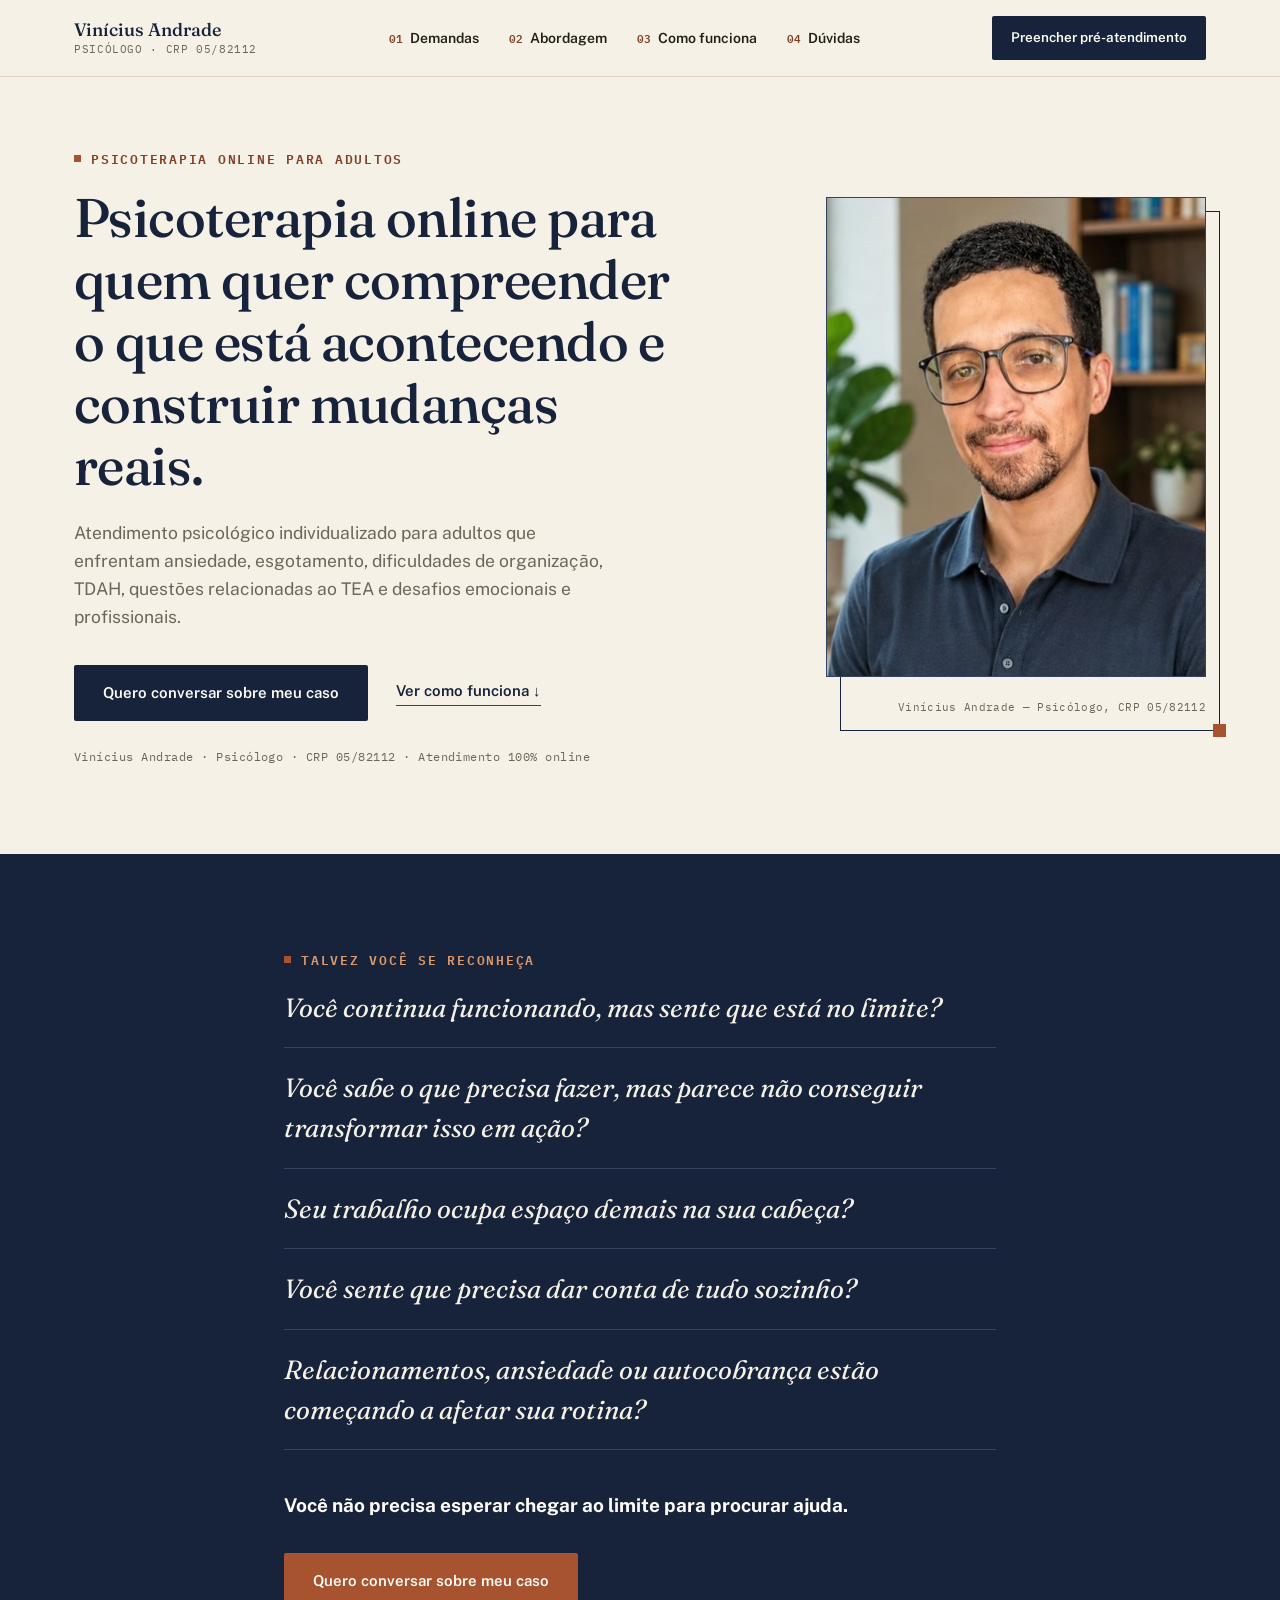
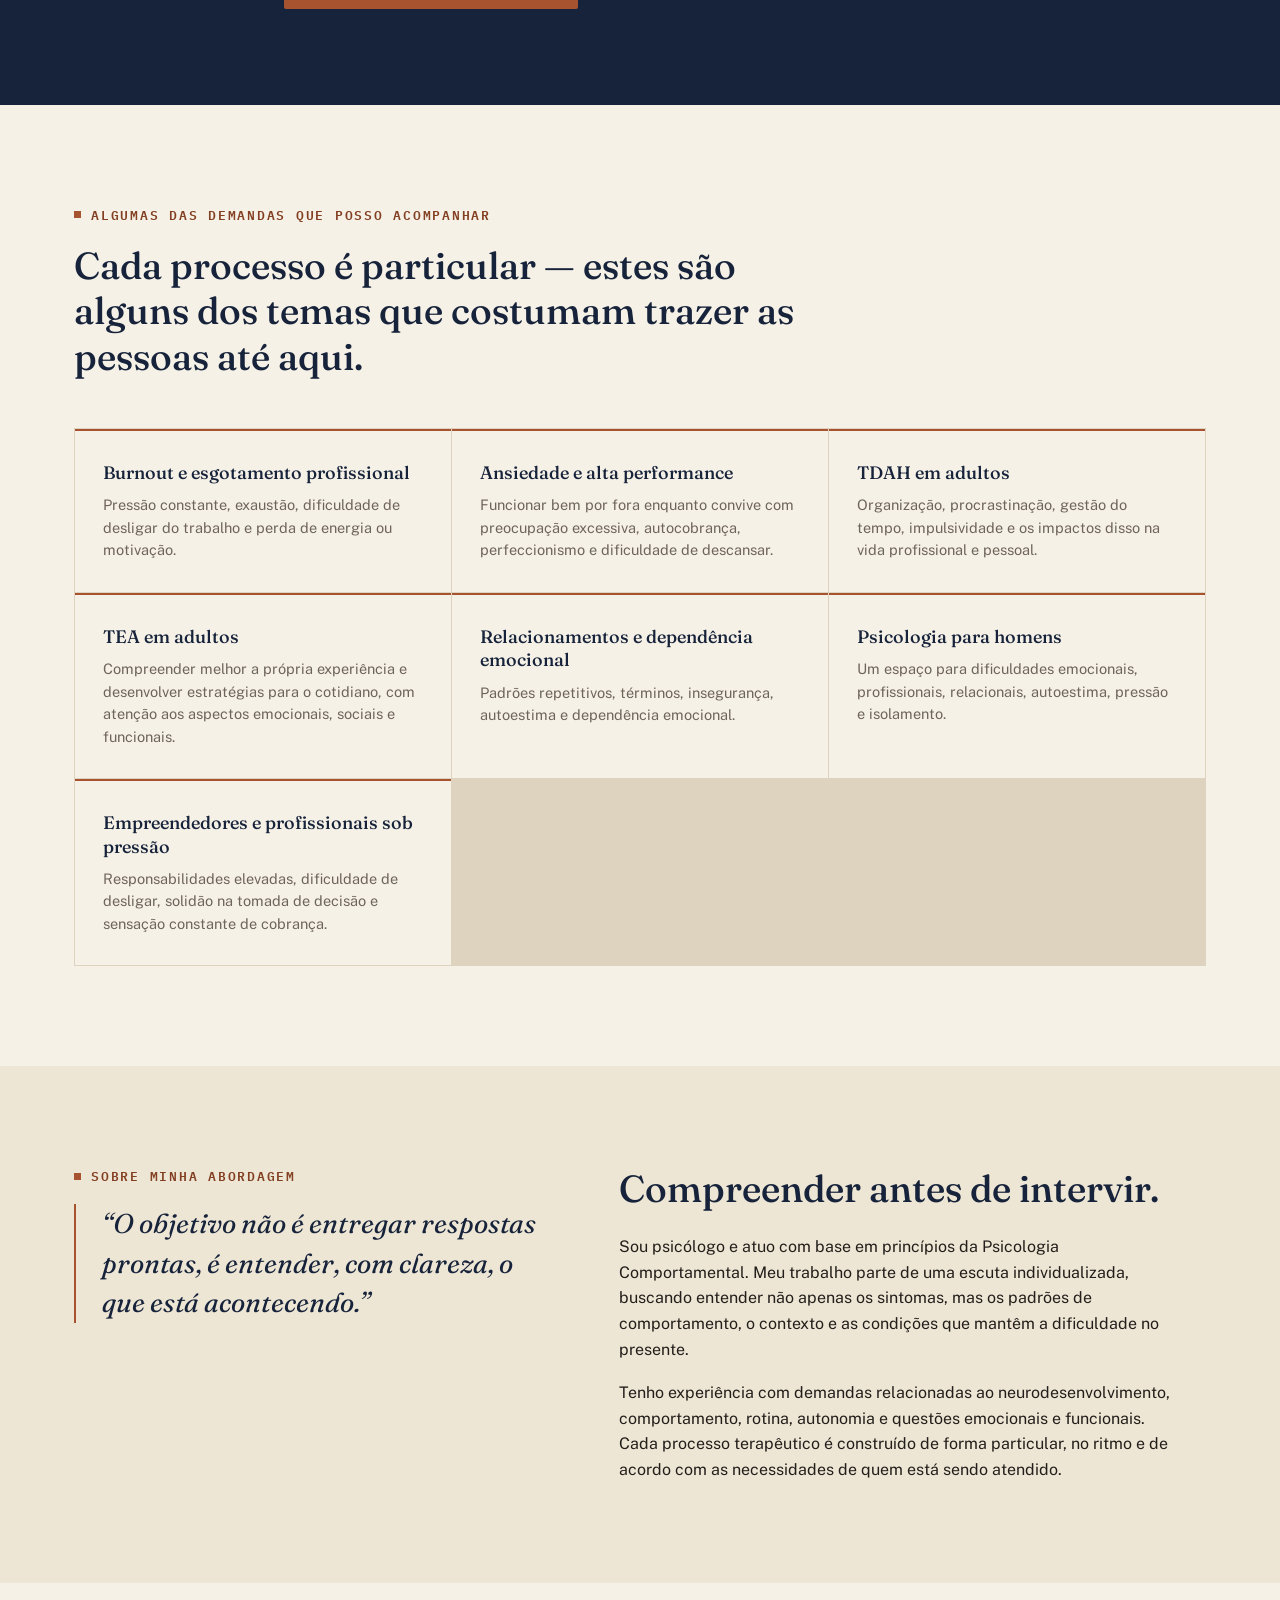
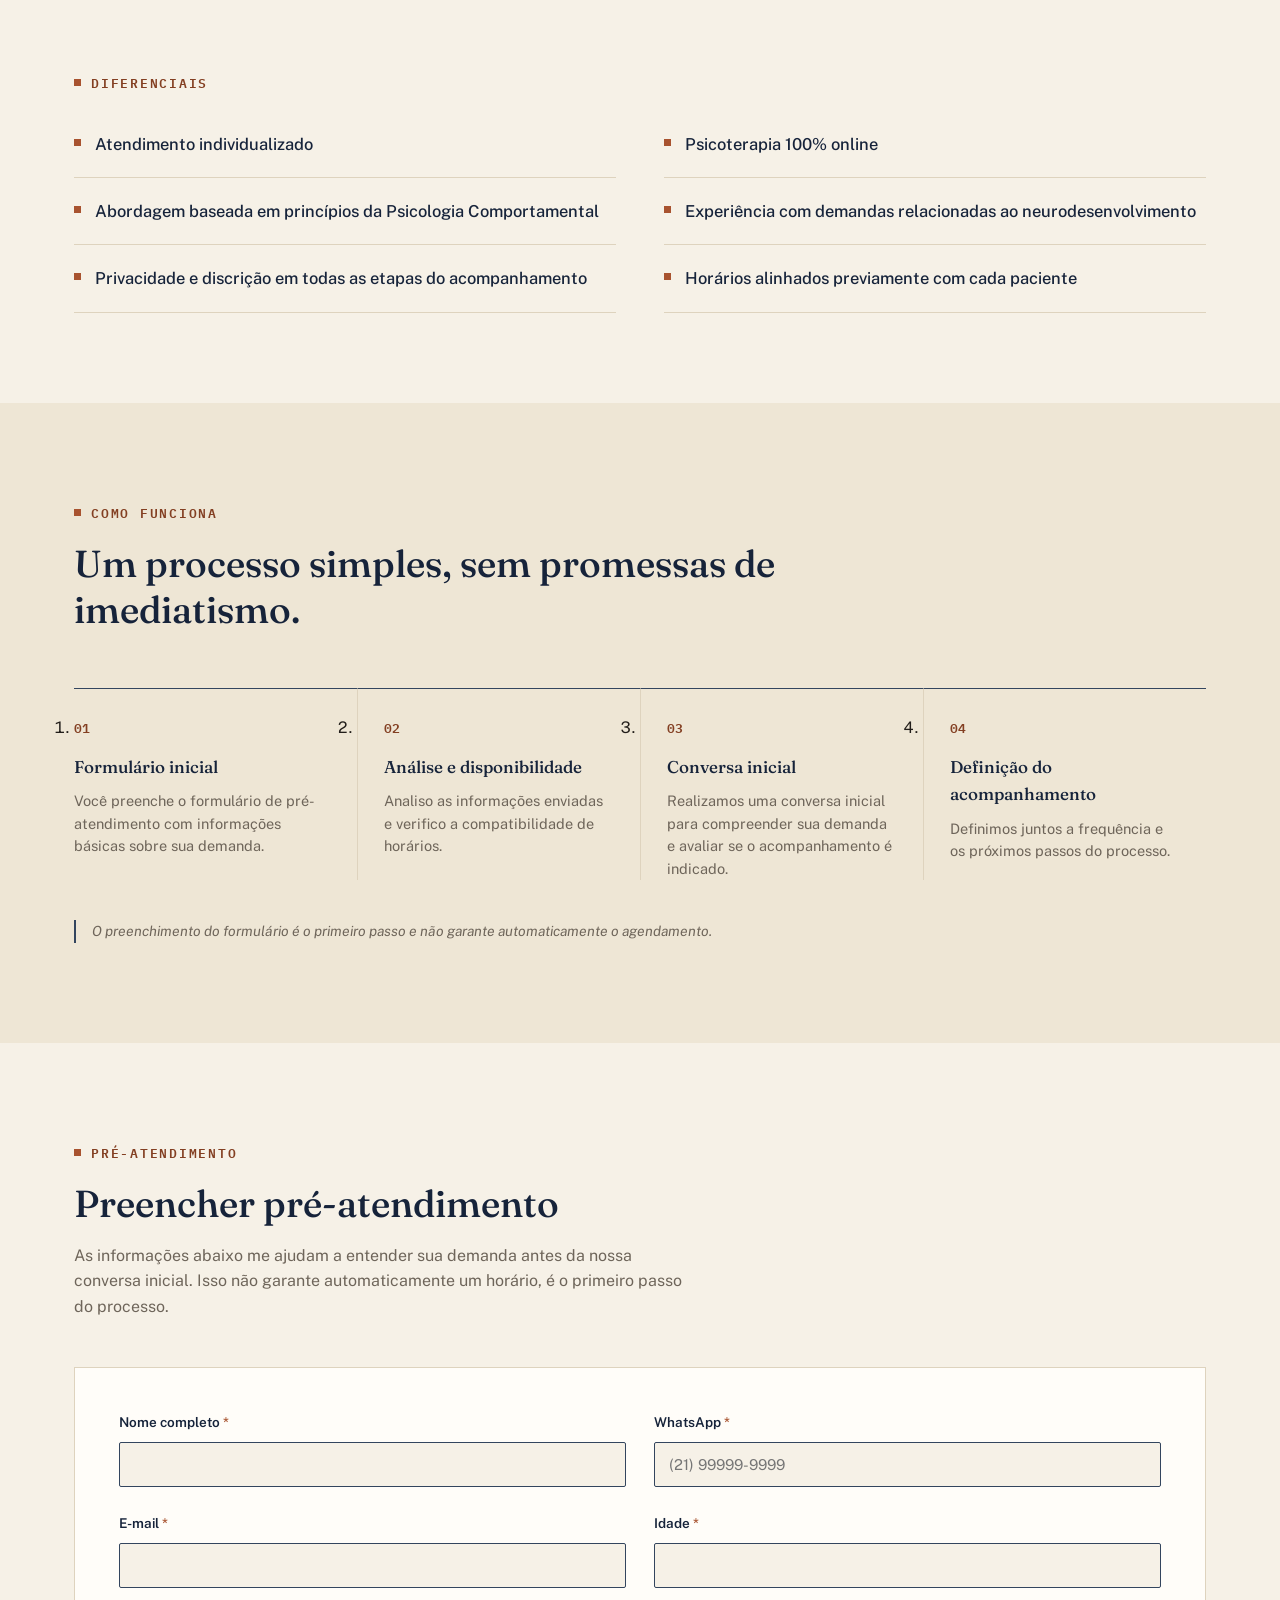
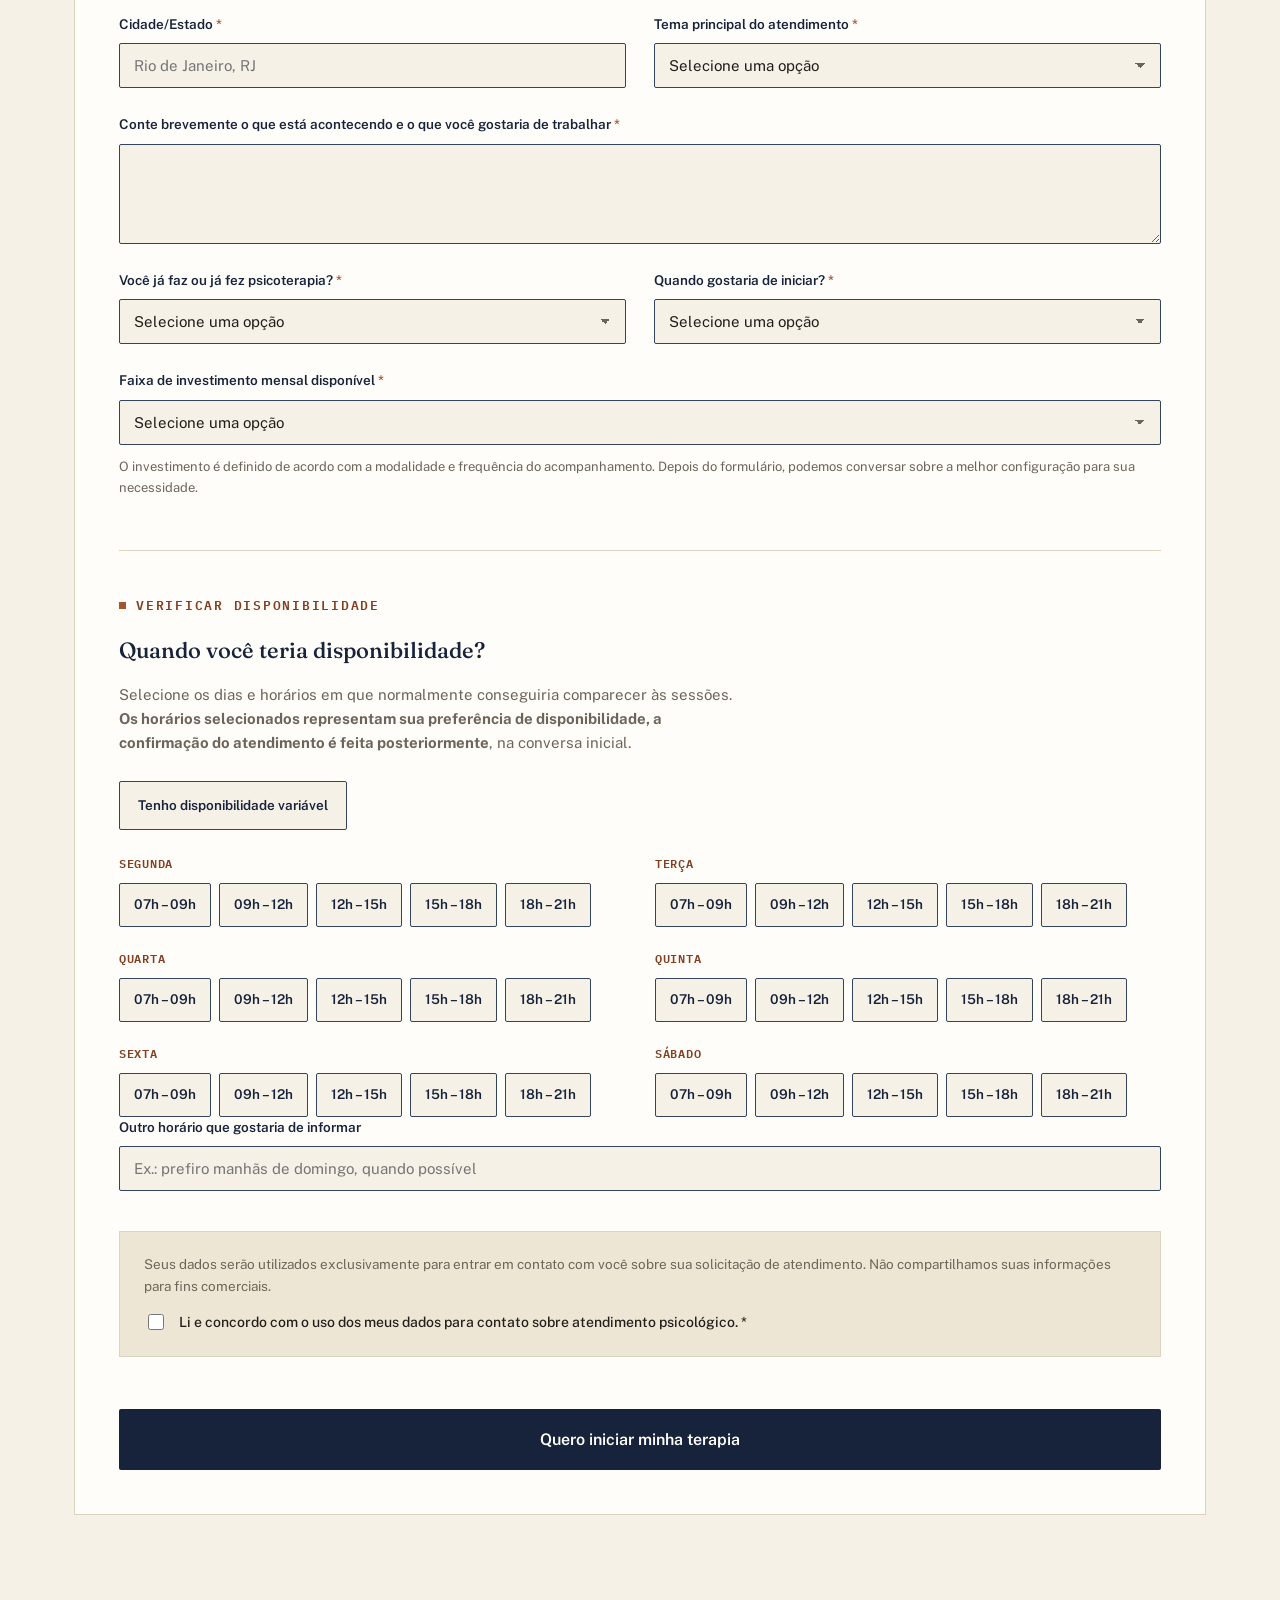
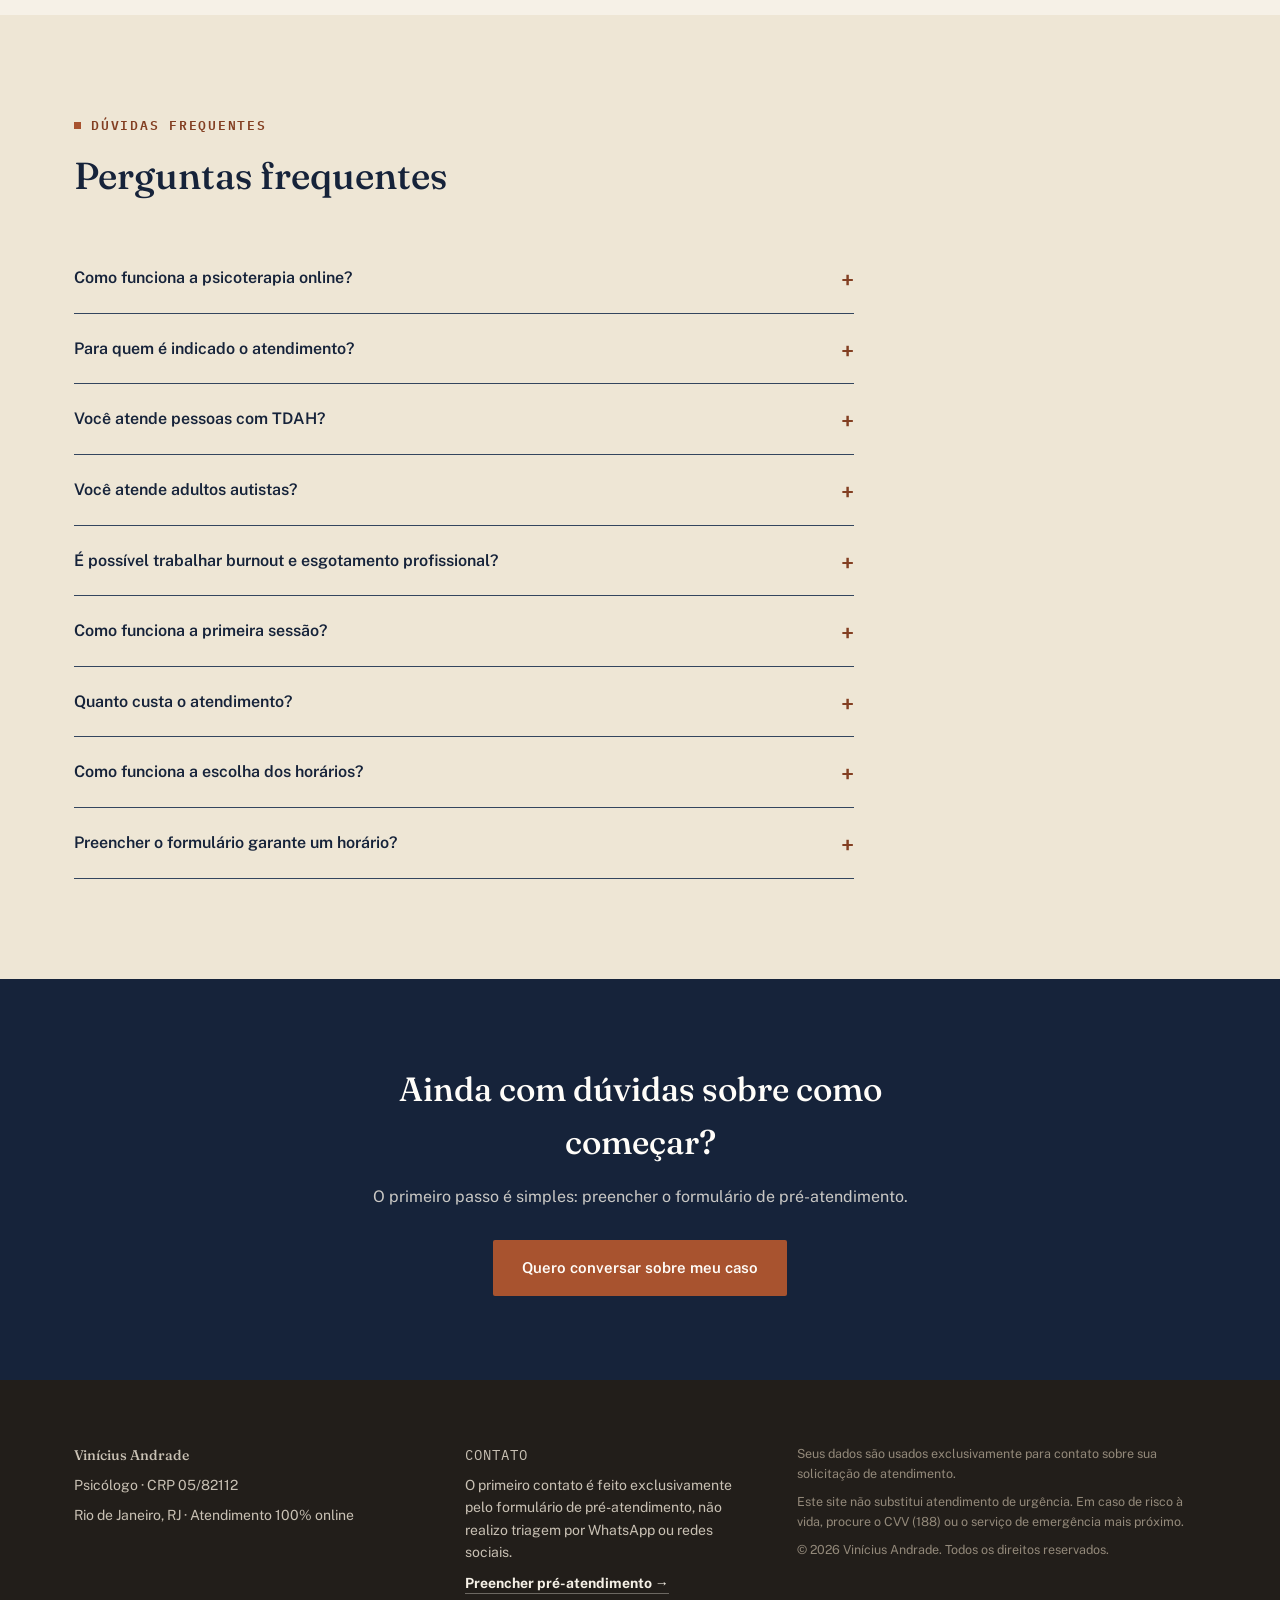
<file: index.html>
<!DOCTYPE html>
<html lang="pt-BR">
<head>
<meta charset="UTF-8">
<meta name="viewport" content="width=device-width, initial-scale=1.0">
<title>Vinícius Andrade | Psicólogo — Psicoterapia Online para Adultos | CRP 05/82112</title>
<meta name="description" content="Psicoterapia online para adultos com Vinícius Andrade, psicólogo (CRP 05/82112). Atendimento individualizado para ansiedade, burnout, TDAH, TEA em adultos, relacionamentos e questões profissionais.">
<meta name="robots" content="index, follow">
<link rel="canonical" href="https://skynetvxd.github.io/Vinicius-Andrade/">

<!-- Open Graph -->
<meta property="og:type" content="website">
<meta property="og:title" content="Vinícius Andrade | Psicólogo — Psicoterapia Online para Adultos">
<meta property="og:description" content="Atendimento psicológico individualizado para adultos: ansiedade, burnout, TDAH, TEA em adultos, relacionamentos e questões profissionais.">
<meta property="og:image" content="https://skynetvxd.github.io/Vinicius-Andrade/assets/img/vinicius-andrade.jpg">
<meta property="og:locale" content="pt_BR">
<meta property="og:site_name" content="Vinícius Andrade — Psicólogo">
<meta name="twitter:card" content="summary_large_image">

<meta name="theme-color" content="#16233A">
<link rel="icon" type="image/png" sizes="512x512" href="assets/img/favicon.png">
<link rel="apple-touch-icon" href="assets/img/favicon.png">

<!-- Fontes -->
<link rel="preconnect" href="https://fonts.googleapis.com">
<link rel="preconnect" href="https://fonts.gstatic.com" crossorigin>
<link href="https://fonts.googleapis.com/css2?family=Fraunces:ital,opsz,wght@0,9..144,400;0,9..144,500;0,9..144,600;1,9..144,500&family=Public+Sans:wght@400;500;600;700&family=IBM+Plex+Mono:wght@500;600&display=swap" rel="stylesheet">

<link rel="stylesheet" href="assets/css/style.css">

<!-- Google tag (gtag.js) -->
<script async src="https://www.googletagmanager.com/gtag/js?id=AW-18408902731"></script>
<script>
  window.dataLayer = window.dataLayer || [];
  function gtag(){dataLayer.push(arguments);}
  gtag('js', new Date());

  gtag('config', 'AW-18408902731');
</script>

<script type="application/ld+json">
{
  "@context": "https://schema.org",
  "@type": "ProfessionalService",
  "name": "Vinícius Andrade — Psicólogo",
  "description": "Psicoterapia online para adultos: ansiedade, burnout, TDAH, TEA em adultos, relacionamentos e questões profissionais.",
  "areaServed": "BR",
  "priceRange": "$$",
  "founder": {
    "@type": "Person",
    "name": "Vinícius Andrade",
    "jobTitle": "Psicólogo",
    "identifier": "CRP 05/82112"
  }
}
</script>
</head>
<body>

<a class="skip-link" href="#conteudo">Pular para o conteúdo</a>

<!-- ============================= HEADER ============================= -->
<header class="site-header" id="topo">
  <div class="wrap site-header__inner">
    <a href="#inicio" class="brand">
      <span class="brand__name">Vinícius Andrade</span>
      <span class="brand__meta">Psicólogo · CRP 05/82112</span>
    </a>

    <nav class="site-nav" aria-label="Navegação principal">
      <ul>
        <li><a href="#demandas"><em>01</em> Demandas</a></li>
        <li><a href="#abordagem"><em>02</em> Abordagem</a></li>
        <li><a href="#como-funciona"><em>03</em> Como funciona</a></li>
        <li><a href="#faq"><em>04</em> Dúvidas</a></li>
      </ul>
    </nav>

    <div class="site-header__actions">
      <a href="#formulario" class="btn btn--primary btn--small">Preencher pré-atendimento</a>
      <button class="nav-toggle" id="navToggle" aria-expanded="false" aria-controls="mobileNav" aria-label="Abrir menu">
        <span></span><span></span><span></span>
      </button>
    </div>
  </div>

  <div class="mobile-nav" id="mobileNav" hidden>
    <ul>
      <li><a href="#demandas">Demandas</a></li>
      <li><a href="#abordagem">Abordagem</a></li>
      <li><a href="#como-funciona">Como funciona</a></li>
      <li><a href="#formulario">Pré-atendimento</a></li>
      <li><a href="#faq">Dúvidas frequentes</a></li>
    </ul>
  </div>
</header>

<main id="conteudo">

  <!-- ============================= HERO ============================= -->
  <section class="hero" id="inicio">
    <div class="wrap hero__grid">
      <div class="hero__copy">
        <p class="eyebrow"><span class="eyebrow__mark"></span>Psicoterapia online para adultos</p>
        <h1 class="hero__title">Psicoterapia online para quem quer compreender o que está acontecendo e construir mudanças reais.</h1>
        <p class="hero__sub">Atendimento psicológico individualizado para adultos que enfrentam ansiedade, esgotamento, dificuldades de organização, TDAH, questões relacionadas ao TEA e desafios emocionais e profissionais.</p>

        <div class="hero__actions">
          <a href="#formulario" class="btn btn--primary" data-event="cta_click" data-label="hero_primary">Quero conversar sobre meu caso</a>
          <a href="#como-funciona" class="link-arrow">Ver como funciona ↓</a>
        </div>

        <p class="hero__credential">Vinícius Andrade · Psicólogo · CRP 05/82112 · Atendimento 100% online</p>
      </div>

      <div class="hero__media">
        <figure class="portrait-frame">
          <img src="assets/img/vinicius-andrade.jpg" alt="Retrato de Vinícius Andrade, psicólogo" width="480" height="480" loading="eager">
          <figcaption>Vinícius Andrade — Psicólogo, CRP 05/82112</figcaption>
        </figure>
      </div>
    </div>
  </section>

  <!-- ===================== TALVEZ VOCÊ SE RECONHEÇA ==================== -->
  <section class="recognize" id="reconhece">
    <div class="wrap recognize__inner">
      <p class="eyebrow eyebrow--dark"><span class="eyebrow__mark"></span>Talvez você se reconheça</p>

      <ul class="recognize__list">
        <li>Você continua funcionando, mas sente que está no limite?</li>
        <li>Você sabe o que precisa fazer, mas parece não conseguir transformar isso em ação?</li>
        <li>Seu trabalho ocupa espaço demais na sua cabeça?</li>
        <li>Você sente que precisa dar conta de tudo sozinho?</li>
        <li>Relacionamentos, ansiedade ou autocobrança estão começando a afetar sua rotina?</li>
      </ul>

      <p class="recognize__closing">Você não precisa esperar chegar ao limite para procurar ajuda.</p>

      <a href="#formulario" class="btn btn--terracotta" data-event="cta_click" data-label="recognize">Quero conversar sobre meu caso</a>
    </div>
  </section>

  <!-- ============================= DEMANDAS ============================ -->
  <section class="demandas" id="demandas">
    <div class="wrap">
      <p class="eyebrow"><span class="eyebrow__mark"></span>Algumas das demandas que posso acompanhar</p>
      <h2 class="section-title">Cada processo é particular — estes são alguns dos temas que costumam trazer as pessoas até aqui.</h2>

      <div class="demandas__grid">
        <article class="demanda-card">
          <h3>Burnout e esgotamento profissional</h3>
          <p>Pressão constante, exaustão, dificuldade de desligar do trabalho e perda de energia ou motivação.</p>
        </article>
        <article class="demanda-card">
          <h3>Ansiedade e alta performance</h3>
          <p>Funcionar bem por fora enquanto convive com preocupação excessiva, autocobrança, perfeccionismo e dificuldade de descansar.</p>
        </article>
        <article class="demanda-card">
          <h3>TDAH em adultos</h3>
          <p>Organização, procrastinação, gestão do tempo, impulsividade e os impactos disso na vida profissional e pessoal.</p>
        </article>
        <article class="demanda-card">
          <h3>TEA em adultos</h3>
          <p>Compreender melhor a própria experiência e desenvolver estratégias para o cotidiano, com atenção aos aspectos emocionais, sociais e funcionais.</p>
        </article>
        <article class="demanda-card">
          <h3>Relacionamentos e dependência emocional</h3>
          <p>Padrões repetitivos, términos, insegurança, autoestima e dependência emocional.</p>
        </article>
        <article class="demanda-card">
          <h3>Psicologia para homens</h3>
          <p>Um espaço para dificuldades emocionais, profissionais, relacionais, autoestima, pressão e isolamento.</p>
        </article>
        <article class="demanda-card demanda-card--wide">
          <h3>Empreendedores e profissionais sob pressão</h3>
          <p>Responsabilidades elevadas, dificuldade de desligar, solidão na tomada de decisão e sensação constante de cobrança.</p>
        </article>
      </div>
    </div>
  </section>

  <!-- =========================== ABORDAGEM ============================= -->
  <section class="abordagem" id="abordagem">
    <div class="wrap abordagem__grid">
      <div class="abordagem__quote">
        <p class="eyebrow"><span class="eyebrow__mark"></span>Sobre minha abordagem</p>
        <p class="pull-quote">“O objetivo não é entregar respostas prontas, é entender, com clareza, o que está acontecendo.”</p>
      </div>

      <div class="abordagem__text">
        <h2 class="section-title">Compreender antes de intervir.</h2>
        <p>Sou psicólogo e atuo com base em princípios da Psicologia Comportamental. Meu trabalho parte de uma escuta individualizada, buscando entender não apenas os sintomas, mas os padrões de comportamento, o contexto e as condições que mantêm a dificuldade no presente.</p>
        <p>Tenho experiência com demandas relacionadas ao neurodesenvolvimento, comportamento, rotina, autonomia e questões emocionais e funcionais. Cada processo terapêutico é construído de forma particular, no ritmo e de acordo com as necessidades de quem está sendo atendido.</p>
      </div>
    </div>
  </section>

  <!-- ========================== DIFERENCIAIS =========================== -->
  <section class="diferenciais">
    <div class="wrap">
      <p class="eyebrow"><span class="eyebrow__mark"></span>Diferenciais</p>
      <ul class="diferenciais__list">
        <li><span>Atendimento individualizado</span></li>
        <li><span>Psicoterapia 100% online</span></li>
        <li><span>Abordagem baseada em princípios da Psicologia Comportamental</span></li>
        <li><span>Experiência com demandas relacionadas ao neurodesenvolvimento</span></li>
        <li><span>Privacidade e discrição em todas as etapas do acompanhamento</span></li>
        <li><span>Horários alinhados previamente com cada paciente</span></li>
      </ul>
    </div>
  </section>

  <!-- ========================= COMO FUNCIONA =========================== -->
  <section class="como-funciona" id="como-funciona">
    <div class="wrap">
      <p class="eyebrow"><span class="eyebrow__mark"></span>Como funciona</p>
      <h2 class="section-title">Um processo simples, sem promessas de imediatismo.</h2>

      <ol class="steps">
        <li class="step">
          <span class="step__num">01</span>
          <h3>Formulário inicial</h3>
          <p>Você preenche o formulário de pré-atendimento com informações básicas sobre sua demanda.</p>
        </li>
        <li class="step">
          <span class="step__num">02</span>
          <h3>Análise e disponibilidade</h3>
          <p>Analiso as informações enviadas e verifico a compatibilidade de horários.</p>
        </li>
        <li class="step">
          <span class="step__num">03</span>
          <h3>Conversa inicial</h3>
          <p>Realizamos uma conversa inicial para compreender sua demanda e avaliar se o acompanhamento é indicado.</p>
        </li>
        <li class="step">
          <span class="step__num">04</span>
          <h3>Definição do acompanhamento</h3>
          <p>Definimos juntos a frequência e os próximos passos do processo.</p>
        </li>
      </ol>

      <p class="steps__note">O preenchimento do formulário é o primeiro passo e não garante automaticamente o agendamento.</p>
    </div>
  </section>

  <!-- =========================== FORMULÁRIO ============================ -->
  <section class="formulario" id="formulario">
    <div class="wrap">
      <p class="eyebrow"><span class="eyebrow__mark"></span>Pré-atendimento</p>
      <h2 class="section-title">Preencher pré-atendimento</h2>
      <p class="formulario__intro">As informações abaixo me ajudam a entender sua demanda antes da nossa conversa inicial. Isso não garante automaticamente um horário, é o primeiro passo do processo.</p>

      <!-- ============================================================
           ENVIO DO FORMULÁRIO — configuração necessária:

           O envio é feito para o seu e-mail via Google Apps Script
           (o mesmo esquema usado na landing page da Lumi Match) —
           sem serviço de terceiros, sem taxa de envios.

           O endpoint é configurado em assets/js/script.js (constante
           SCRIPT_URL no topo do arquivo). O código do Apps Script
           está em apps-script/Code.gs — veja o README.md para o
           passo a passo completo de deploy.
           ============================================================ -->
      <form
        id="preAtendimentoForm"
        class="lead-form"
        novalidate
      >
        <input type="hidden" id="origemPagina" name="Origem da página" value="">
        <!-- Honeypot anti-spam — mantenha este campo vazio e oculto -->
        <input type="text" name="Confirmação" id="honeypot" class="honeypot" tabindex="-1" autocomplete="off">

        <div class="form-grid">
          <div class="field">
            <label for="nome">Nome completo <span class="req">*</span></label>
            <input type="text" id="nome" name="Nome completo" required autocomplete="name">
          </div>

          <div class="field">
            <label for="whatsapp">WhatsApp <span class="req">*</span></label>
            <input type="tel" id="whatsapp" name="WhatsApp" placeholder="(21) 99999-9999" required autocomplete="tel">
          </div>

          <div class="field">
            <label for="email">E-mail <span class="req">*</span></label>
            <input type="email" id="email" name="E-mail" required autocomplete="email">
          </div>

          <div class="field field--small">
            <label for="idade">Idade <span class="req">*</span></label>
            <input type="number" id="idade" name="Idade" min="18" max="110" required inputmode="numeric">
          </div>

          <div class="field">
            <label for="cidade">Cidade/Estado <span class="req">*</span></label>
            <input type="text" id="cidade" name="Cidade/Estado" placeholder="Rio de Janeiro, RJ" required autocomplete="address-level2">
          </div>

          <div class="field">
            <label for="tema">Tema principal do atendimento <span class="req">*</span></label>
            <select id="tema" name="Tema principal" required>
              <option value="" disabled selected>Selecione uma opção</option>
              <option>Burnout / esgotamento profissional</option>
              <option>Ansiedade</option>
              <option>Alta performance</option>
              <option>TDAH</option>
              <option>TEA</option>
              <option>Relacionamentos</option>
              <option>Dependência emocional</option>
              <option>Questões profissionais</option>
              <option>Acompanhamento psicoterapêutico</option>
              <option>Outro</option>
            </select>
          </div>

          <div class="field field--full">
            <label for="descricao">Conte brevemente o que está acontecendo e o que você gostaria de trabalhar <span class="req">*</span></label>
            <textarea id="descricao" name="Descrição" rows="4" required></textarea>
          </div>

          <div class="field">
            <label for="jaFezTerapia">Você já faz ou já fez psicoterapia? <span class="req">*</span></label>
            <select id="jaFezTerapia" name="Já fez terapia" required>
              <option value="" disabled selected>Selecione uma opção</option>
              <option>Sim, atualmente</option>
              <option>Já fiz anteriormente</option>
              <option>Nunca fiz</option>
            </select>
          </div>

          <div class="field">
            <label for="quandoIniciar">Quando gostaria de iniciar? <span class="req">*</span></label>
            <select id="quandoIniciar" name="Quando deseja iniciar" required>
              <option value="" disabled selected>Selecione uma opção</option>
              <option>O quanto antes</option>
              <option>Nas próximas 2 semanas</option>
              <option>No próximo mês</option>
              <option>Ainda estou pesquisando</option>
            </select>
          </div>

          <div class="field field--full">
            <label for="faixaInvestimento">Faixa de investimento mensal disponível <span class="req">*</span></label>
            <select id="faixaInvestimento" name="Faixa de investimento" required>
              <option value="" disabled selected>Selecione uma opção</option>
              <option>R$ 300 a R$ 500</option>
              <option>R$ 500 a R$ 800</option>
              <option>R$ 800 a R$ 1.200</option>
              <option>Acima de R$ 1.200</option>
            </select>
            <p class="field__hint">O investimento é definido de acordo com a modalidade e frequência do acompanhamento. Depois do formulário, podemos conversar sobre a melhor configuração para sua necessidade.</p>
          </div>
        </div>

        <!-- ===================== CALENDÁRIO DE DISPONIBILIDADE ===================== -->
        <div class="disponibilidade" id="disponibilidade">
          <p class="eyebrow"><span class="eyebrow__mark"></span>Verificar disponibilidade</p>
          <h3 class="disponibilidade__title">Quando você teria disponibilidade?</h3>
          <p class="disponibilidade__intro">Selecione os dias e horários em que normalmente conseguiria comparecer às sessões. <strong>Os horários selecionados representam sua preferência de disponibilidade, a confirmação do atendimento é feita posteriormente</strong>, na conversa inicial.</p>

          <fieldset class="avail-variable">
            <label class="chip chip--wide">
              <input type="checkbox" id="dispVariavel" name="Disponibilidade variável" value="Sim">
              <span>Tenho disponibilidade variável</span>
            </label>
          </fieldset>

          <div class="avail-grid" id="availGrid">
            <fieldset class="avail-day">
              <legend>Segunda</legend>
              <div class="avail-day__slots">
                <label class="chip"><input type="checkbox" name="Segunda" value="07h–09h"><span>07h – 09h</span></label>
                <label class="chip"><input type="checkbox" name="Segunda" value="09h–12h"><span>09h – 12h</span></label>
                <label class="chip"><input type="checkbox" name="Segunda" value="12h–15h"><span>12h – 15h</span></label>
                <label class="chip"><input type="checkbox" name="Segunda" value="15h–18h"><span>15h – 18h</span></label>
                <label class="chip"><input type="checkbox" name="Segunda" value="18h–21h"><span>18h – 21h</span></label>
              </div>
            </fieldset>

            <fieldset class="avail-day">
              <legend>Terça</legend>
              <div class="avail-day__slots">
                <label class="chip"><input type="checkbox" name="Terça" value="07h–09h"><span>07h – 09h</span></label>
                <label class="chip"><input type="checkbox" name="Terça" value="09h–12h"><span>09h – 12h</span></label>
                <label class="chip"><input type="checkbox" name="Terça" value="12h–15h"><span>12h – 15h</span></label>
                <label class="chip"><input type="checkbox" name="Terça" value="15h–18h"><span>15h – 18h</span></label>
                <label class="chip"><input type="checkbox" name="Terça" value="18h–21h"><span>18h – 21h</span></label>
              </div>
            </fieldset>

            <fieldset class="avail-day">
              <legend>Quarta</legend>
              <div class="avail-day__slots">
                <label class="chip"><input type="checkbox" name="Quarta" value="07h–09h"><span>07h – 09h</span></label>
                <label class="chip"><input type="checkbox" name="Quarta" value="09h–12h"><span>09h – 12h</span></label>
                <label class="chip"><input type="checkbox" name="Quarta" value="12h–15h"><span>12h – 15h</span></label>
                <label class="chip"><input type="checkbox" name="Quarta" value="15h–18h"><span>15h – 18h</span></label>
                <label class="chip"><input type="checkbox" name="Quarta" value="18h–21h"><span>18h – 21h</span></label>
              </div>
            </fieldset>

            <fieldset class="avail-day">
              <legend>Quinta</legend>
              <div class="avail-day__slots">
                <label class="chip"><input type="checkbox" name="Quinta" value="07h–09h"><span>07h – 09h</span></label>
                <label class="chip"><input type="checkbox" name="Quinta" value="09h–12h"><span>09h – 12h</span></label>
                <label class="chip"><input type="checkbox" name="Quinta" value="12h–15h"><span>12h – 15h</span></label>
                <label class="chip"><input type="checkbox" name="Quinta" value="15h–18h"><span>15h – 18h</span></label>
                <label class="chip"><input type="checkbox" name="Quinta" value="18h–21h"><span>18h – 21h</span></label>
              </div>
            </fieldset>

            <fieldset class="avail-day">
              <legend>Sexta</legend>
              <div class="avail-day__slots">
                <label class="chip"><input type="checkbox" name="Sexta" value="07h–09h"><span>07h – 09h</span></label>
                <label class="chip"><input type="checkbox" name="Sexta" value="09h–12h"><span>09h – 12h</span></label>
                <label class="chip"><input type="checkbox" name="Sexta" value="12h–15h"><span>12h – 15h</span></label>
                <label class="chip"><input type="checkbox" name="Sexta" value="15h–18h"><span>15h – 18h</span></label>
                <label class="chip"><input type="checkbox" name="Sexta" value="18h–21h"><span>18h – 21h</span></label>
              </div>
            </fieldset>

            <fieldset class="avail-day">
              <legend>Sábado</legend>
              <div class="avail-day__slots">
                <label class="chip"><input type="checkbox" name="Sábado" value="07h–09h"><span>07h – 09h</span></label>
                <label class="chip"><input type="checkbox" name="Sábado" value="09h–12h"><span>09h – 12h</span></label>
                <label class="chip"><input type="checkbox" name="Sábado" value="12h–15h"><span>12h – 15h</span></label>
                <label class="chip"><input type="checkbox" name="Sábado" value="15h–18h"><span>15h – 18h</span></label>
                <label class="chip"><input type="checkbox" name="Sábado" value="18h–21h"><span>18h – 21h</span></label>
              </div>
            </fieldset>
          </div>

          <div class="field field--full">
            <label for="outroHorario">Outro horário que gostaria de informar</label>
            <input type="text" id="outroHorario" name="Outro horário" placeholder="Ex.: prefiro manhãs de domingo, quando possível">
          </div>
        </div>

        <!-- ============================ LGPD ============================ -->
        <div class="privacy-box">
          <p>Seus dados serão utilizados exclusivamente para entrar em contato com você sobre sua solicitação de atendimento. Não compartilhamos suas informações para fins comerciais.</p>
          <label class="checkbox-line">
            <input type="checkbox" id="lgpd" name="Consentimento LGPD" value="Concordo" required>
            <span>Li e concordo com o uso dos meus dados para contato sobre atendimento psicológico. <span class="req">*</span></span>
          </label>
        </div>

        <div class="form-status" id="formStatus" role="status" aria-live="polite"></div>

        <button type="submit" class="btn btn--primary btn--wide" id="formSubmitBtn">Quero iniciar minha terapia</button>
      </form>
    </div>
  </section>

  <!-- =============================== FAQ ================================ -->
  <section class="faq" id="faq">
    <div class="wrap">
      <p class="eyebrow"><span class="eyebrow__mark"></span>Dúvidas frequentes</p>
      <h2 class="section-title">Perguntas frequentes</h2>

      <div class="faq__list">
        <details class="faq-item">
          <summary>Como funciona a psicoterapia online?</summary>
          <p>As sessões acontecem por videochamada, em horário previamente combinado. A dinâmica é semelhante à de um atendimento presencial, com a vantagem de acontecer em um ambiente já familiar para você.</p>
        </details>

        <details class="faq-item">
          <summary>Para quem é indicado o atendimento?</summary>
          <p>Para adultos que quer entender melhor o que estão vivendo, seja em relação a ansiedade, esgotamento, rotina, relacionamentos ou questões profissionais e estão dispostos a se envolver em um processo contínuo de acompanhamento.</p>
        </details>

        <details class="faq-item">
          <summary>Você atende pessoas com TDAH?</summary>
          <p>Sim. Tenho experiência com demandas relacionadas ao TDAH em adultos, incluindo organização, rotina, produtividade e seus impactos na vida profissional e pessoal.</p>
        </details>

        <details class="faq-item">
          <summary>Você atende adultos autistas?</summary>
          <p>Sim. O acompanhamento busca compreender a experiência de cada pessoa e desenvolver estratégias para o cotidiano, considerando aspectos emocionais, sociais e funcionais.</p>
        </details>

        <details class="faq-item">
          <summary>É possível trabalhar burnout e esgotamento profissional?</summary>
          <p>Sim, é uma das demandas mais frequentes do consultório. O trabalho busca compreender os fatores que mantêm o esgotamento e construir, aos poucos, formas mais sustentáveis de lidar com a rotina.</p>
        </details>

        <details class="faq-item">
          <summary>Como funciona a primeira sessão?</summary>
          <p>Depois do formulário de pré-atendimento, fazemos uma conversa inicial para entender sua demanda com mais profundidade e avaliar se o acompanhamento comigo é o mais indicado para o seu momento.</p>
        </details>

        <details class="faq-item">
          <summary>Quanto custa o atendimento?</summary>
          <p>O investimento é definido de acordo com a modalidade e a frequência do acompanhamento. Esse ponto é conversado individualmente após o formulário de pré-atendimento.</p>
        </details>

        <details class="faq-item">
          <summary>Como funciona a escolha dos horários?</summary>
          <p>No formulário, você indica sua disponibilidade de dias e horários. Isso é usado como referência para verificarmos a compatibilidade, a confirmação definitiva acontece na conversa inicial.</p>
        </details>

        <details class="faq-item">
          <summary>Preencher o formulário garante um horário?</summary>
          <p>Não. O formulário é o primeiro passo do processo de pré-atendimento e não garante, de forma automática, o agendamento de sessões.</p>
        </details>
      </div>
    </div>
  </section>

  <!-- =========================== CTA FINAL =============================== -->
  <section class="cta-final">
    <div class="wrap cta-final__inner">
      <h2>Ainda com dúvidas sobre como começar?</h2>
      <p>O primeiro passo é simples: preencher o formulário de pré-atendimento.</p>
      <a href="#formulario" class="btn btn--terracotta" data-event="cta_click" data-label="cta_final">Quero conversar sobre meu caso</a>
    </div>
  </section>

</main>

<!-- ============================== FOOTER ================================ -->
<footer class="site-footer">
  <div class="wrap site-footer__inner">
    <div class="site-footer__col">
      <p class="brand__name brand__name--footer">Vinícius Andrade</p>
      <p>Psicólogo · CRP 05/82112</p>
      <p>Rio de Janeiro, RJ · Atendimento 100% online</p>
    </div>

    <div class="site-footer__col">
      <p class="site-footer__label">Contato</p>
      <p>O primeiro contato é feito exclusivamente pelo formulário de pré-atendimento, não realizo triagem por WhatsApp ou redes sociais.</p>
      <p><a href="#formulario" class="footer-link">Preencher pré-atendimento →</a></p>
    </div>

    <div class="site-footer__col site-footer__col--legal">
      <p>Seus dados são usados exclusivamente para contato sobre sua solicitação de atendimento.</p>
      <p>Este site não substitui atendimento de urgência. Em caso de risco à vida, procure o CVV (188) ou o serviço de emergência mais próximo.</p>
      <p>&copy; <span id="year"></span> Vinícius Andrade. Todos os direitos reservados.</p>
    </div>
  </div>
</footer>

<script src="assets/js/script.js"></script>
</body>
</html>
</file>
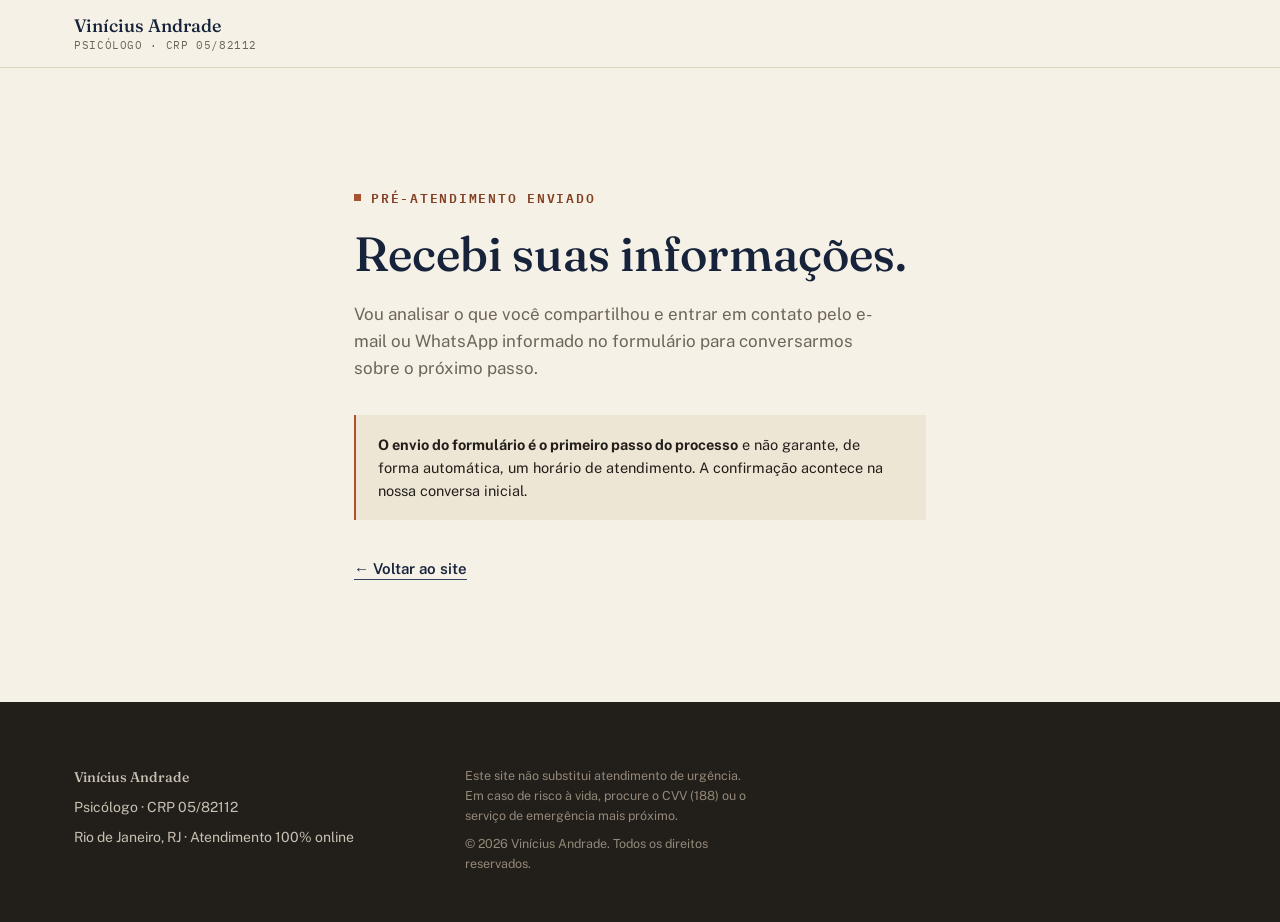
<file: obrigado.html>
<!DOCTYPE html>
<html lang="pt-BR">
<head>
<meta charset="UTF-8">
<meta name="viewport" content="width=device-width, initial-scale=1.0">
<title>Recebi suas informações | Vinícius Andrade — Psicólogo</title>
<meta name="description" content="Recebemos seu formulário de pré-atendimento. Em breve entramos em contato.">
<!-- noindex: esta página é um destino de conversão (Google Ads / obrigado),
     não deve aparecer em buscas nem ser indexada. -->
<meta name="robots" content="noindex, nofollow">
<link rel="canonical" href="https://skynetvxd.github.io/Vinicius-Andrade/obrigado.html">

<meta name="theme-color" content="#16233A">
<link rel="icon" type="image/svg+xml" href="assets/img/favicon.svg">

<link rel="preconnect" href="https://fonts.googleapis.com">
<link rel="preconnect" href="https://fonts.gstatic.com" crossorigin>
<link href="https://fonts.googleapis.com/css2?family=Fraunces:ital,opsz,wght@0,9..144,400;0,9..144,500;0,9..144,600;1,9..144,500&family=Public+Sans:wght@400;500;600;700&family=IBM+Plex+Mono:wght@500;600&display=swap" rel="stylesheet">

<link rel="stylesheet" href="assets/css/style.css">

<!-- ============================================================
     GOOGLE TAG MANAGER — se você usa GTM no index.html, cole o
     MESMO container aqui também. É essa repetição (tag presente
     em toda página, inclusive nesta) que permite ao GTM/GA4
     registrar a visita a /obrigado.html como conversão.
     ============================================================
<script>(function(w,d,s,l,i){w[l]=w[l]||[];w[l].push({'gtm.start':
new Date().getTime(),event:'gtm.js'});var f=d.getElementsByTagName(s)[0],
j=d.createElement(s),dl=l!='dataLayer'?'&l='+l:'';j.async=true;j.src=
'https://www.googletagmanager.com/gtm.js?id='+i+dl;f.parentNode.insertBefore(j,f);
})(window,document,'script','dataLayer','GTM-XXXXXXX');</script>
============================================================= -->

<!-- ============================================================
     GOOGLE ADS — CONVERSÃO POR VISITA DE PÁGINA (opcional)

     Se preferir configurar a conversão diretamente pelo Google Ads
     (sem passar pelo GTM), cole aqui o snippet de "conversão de
     visita à página" gerado em: Google Ads → Metas → Conversões →
     Nova ação de conversão → Site → "Visita a uma página".
     O próprio Google Ads te entrega o código pronto, algo assim:

<script async src="https://www.googletagmanager.com/gtag/js?id=AW-CONVERSION_ID"></script>
<script>
  window.dataLayer = window.dataLayer || [];
  function gtag(){dataLayer.push(arguments);}
  gtag('js', new Date());
  gtag('config', 'AW-CONVERSION_ID');
  gtag('event', 'conversion', {'send_to': 'AW-CONVERSION_ID/CONVERSION_LABEL'});
</script>
============================================================= -->

</head>
<body>

<header class="site-header">
  <div class="wrap site-header__inner">
    <a href="index.html" class="brand">
      <span class="brand__name">Vinícius Andrade</span>
      <span class="brand__meta">Psicólogo · CRP 05/82112</span>
    </a>
  </div>
</header>

<main id="conteudo">
  <section class="thanks">
    <div class="wrap thanks__inner">
      <p class="eyebrow"><span class="eyebrow__mark"></span>Pré-atendimento enviado</p>
      <h1 class="thanks__title">Recebi suas informações.</h1>
      <p class="thanks__sub">Vou analisar o que você compartilhou e entrar em contato pelo e-mail ou WhatsApp informado no formulário para conversarmos sobre o próximo passo.</p>

      <div class="thanks__note">
        <p><strong>O envio do formulário é o primeiro passo do processo</strong> e não garante, de forma automática, um horário de atendimento. A confirmação acontece na nossa conversa inicial.</p>
      </div>

      <a href="index.html" class="link-arrow">← Voltar ao site</a>
    </div>
  </section>
</main>

<footer class="site-footer">
  <div class="wrap site-footer__inner">
    <div class="site-footer__col">
      <p class="brand__name brand__name--footer">Vinícius Andrade</p>
      <p>Psicólogo · CRP 05/82112</p>
      <p>Rio de Janeiro, RJ · Atendimento 100% online</p>
    </div>
    <div class="site-footer__col site-footer__col--legal">
      <p>Este site não substitui atendimento de urgência. Em caso de risco à vida, procure o CVV (188) ou o serviço de emergência mais próximo.</p>
      <p>&copy; <span id="year"></span> Vinícius Andrade. Todos os direitos reservados.</p>
    </div>
  </div>
</footer>

<script>
  document.getElementById("year").textContent = new Date().getFullYear();
</script>
</body>
</html>
</file>
<file: assets/css/style.css>
/* ==========================================================================
   VINÍCIUS ANDRADE — PSICOTERAPIA ONLINE
   Design tokens: creme/navy/terracota queimado, Fraunces + Public Sans + IBM Plex Mono
   ========================================================================== */

:root{
  /* --- cor --- */
  --cream:        #F6F1E7;
  --cream-deep:   #EEE6D5;
  --white:        #FFFDF9;
  --navy:         #16233A;
  --navy-2:       #1F3049;
  --ink:          #221E1A;
  --warm-gray:    #6E655A;
  --line:         #DED3BE;
  --line-dark:    #33455E;
  --terracotta:       #A8532F;
  --terracotta-dark:  #833F22;
  --terracotta-light: #DE9A6F;

  /* --- tipografia --- */
  --font-display: "Fraunces", Georgia, "Times New Roman", serif;
  --font-body:    "Public Sans", -apple-system, BlinkMacSystemFont, "Segoe UI", sans-serif;
  --font-mono:    "IBM Plex Mono", ui-monospace, SFMono-Regular, Menlo, monospace;

  /* --- ritmo --- */
  --wrap: 1180px;
  --radius: 2px;
  --shadow-soft: 0 12px 32px -18px rgba(22,35,58,0.35);
}

/* --------------------------------- reset -------------------------------- */
*, *::before, *::after{ box-sizing: border-box; }
html{
  scroll-behavior: smooth;
  scroll-padding-top: 88px;
}
body{
  margin:0;
  background: var(--cream);
  color: var(--ink);
  font-family: var(--font-body);
  font-size: 16px;
  line-height: 1.6;
  -webkit-font-smoothing: antialiased;
}
img{ max-width:100%; display:block; }
a{ color: inherit; text-decoration: none; }
ul{ list-style:none; margin:0; padding:0; }
button{ font: inherit; }
h1,h2,h3{ font-family: var(--font-display); color: var(--navy); margin: 0; font-weight: 500; }
p{ margin: 0; }

@media (prefers-reduced-motion: reduce){
  html{ scroll-behavior:auto; }
  *, *::before, *::after{ animation-duration:0.01ms !important; animation-iteration-count:1 !important; transition-duration:0.01ms !important; scroll-behavior:auto !important; }
}

:focus-visible{
  outline: 2px solid var(--terracotta-dark);
  outline-offset: 3px;
}

.skip-link{
  position:absolute; left:-9999px; top:0;
  background: var(--navy); color: var(--white);
  padding: 12px 18px; z-index: 200; font-family: var(--font-mono); font-size: 13px;
}
.skip-link:focus{ left: 12px; top: 12px; }

.wrap{
  max-width: var(--wrap);
  margin: 0 auto;
  padding: 0 24px;
}

/* -------------------------------- eyebrow -------------------------------- */
.eyebrow{
  display:flex; align-items:center; gap:10px;
  font-family: var(--font-mono);
  font-size: 12.5px;
  font-weight: 600;
  letter-spacing: 0.14em;
  text-transform: uppercase;
  color: var(--terracotta-dark);
  margin: 0 0 18px;
}
.eyebrow__mark{
  width: 7px; height: 7px;
  background: var(--terracotta);
  display:inline-block;
  flex: none;
}
.eyebrow--dark{ color: var(--terracotta-light); }

.section-title{
  font-size: clamp(1.6rem, 1.2rem + 1.6vw, 2.35rem);
  line-height: 1.22;
  max-width: 780px;
  margin-bottom: 0;
}

/* --------------------------------- buttons ------------------------------- */
.btn{
  display:inline-flex; align-items:center; justify-content:center;
  padding: 15px 28px;
  font-family: var(--font-body);
  font-weight: 600;
  font-size: 15px;
  border-radius: var(--radius);
  border: 1px solid transparent;
  cursor: pointer;
  transition: background-color .18s ease, color .18s ease, border-color .18s ease, transform .18s ease;
  white-space: nowrap;
}
.btn--primary{
  background: var(--navy);
  color: var(--white);
}
.btn--primary:hover{ background: var(--navy-2); }
.btn--terracotta{
  background: var(--terracotta);
  color: var(--white);
}
.btn--terracotta:hover{ background: var(--terracotta-dark); }
.btn--small{ padding: 10px 18px; font-size: 13.5px; }
.btn--wide{ width:100%; padding: 17px 28px; font-size: 16px; }
.btn:active{ transform: translateY(1px); }

.link-arrow{
  font-weight: 600;
  font-size: 15px;
  color: var(--navy);
  border-bottom: 1px solid var(--line-dark);
  padding-bottom: 2px;
}
.link-arrow:hover{ color: var(--terracotta-dark); border-color: var(--terracotta-dark); }

/* =========================================================================
   HEADER
   ========================================================================= */
.site-header{
  position: sticky; top:0; z-index: 100;
  background: rgba(246,241,231,0.92);
  backdrop-filter: blur(8px);
  border-bottom: 1px solid var(--line);
}
.site-header__inner{
  display:flex; align-items:center; justify-content:space-between;
  gap: 24px;
  padding: 16px 24px;
}
.brand{ display:flex; flex-direction:column; line-height:1.15; }
.brand__name{
  font-family: var(--font-display);
  font-size: 18px;
  color: var(--navy);
  font-weight: 500;
}
.brand__meta{
  font-family: var(--font-mono);
  font-size: 10.5px;
  letter-spacing: 0.06em;
  color: var(--warm-gray);
  text-transform: uppercase;
  margin-top: 2px;
}
.site-nav ul{ display:flex; gap: 30px; }
.site-nav a{
  font-size: 14px; font-weight: 600; color: var(--ink);
}
.site-nav a em{
  font-style: normal; font-family: var(--font-mono);
  color: var(--terracotta-dark); font-size: 11px; margin-right: 4px;
}
.site-nav a:hover{ color: var(--terracotta-dark); }

.site-header__actions{ display:flex; align-items:center; gap: 14px; }

.nav-toggle{
  display:none; flex-direction:column; justify-content:center; gap:5px;
  width: 38px; height: 38px; border:1px solid var(--line-dark); background:none;
  border-radius: var(--radius); cursor:pointer;
}
.nav-toggle span{ width: 18px; height: 2px; background: var(--navy); margin: 0 auto; }

.mobile-nav{ border-top: 1px solid var(--line); background: var(--cream); }
.mobile-nav ul{ display:flex; flex-direction:column; padding: 10px 24px 18px; }
.mobile-nav a{ display:block; padding: 12px 0; font-weight:600; border-bottom: 1px solid var(--line); }

@media (max-width: 900px){
  .site-nav{ display:none; }
  .site-header__actions .btn--small{ display:none; }
  .nav-toggle{ display:flex; }
}

/* =========================================================================
   HERO
   ========================================================================= */
.hero{ padding: 72px 0 88px; }
.hero__grid{
  display:grid;
  grid-template-columns: 1.15fr 0.85fr;
  gap: 64px;
  align-items:center;
}
.hero__title{
  font-size: clamp(2.1rem, 1.5rem + 2.6vw, 3.4rem);
  line-height: 1.14;
  letter-spacing: -0.01em;
  margin-bottom: 22px;
}
.hero__sub{
  font-size: 17.5px;
  color: var(--warm-gray);
  max-width: 540px;
  margin-bottom: 34px;
}
.hero__actions{ display:flex; align-items:center; gap: 28px; flex-wrap:wrap; margin-bottom: 26px; }
.hero__credential{
  font-family: var(--font-mono);
  font-size: 12px;
  letter-spacing: 0.04em;
  color: var(--warm-gray);
}

.portrait-frame{
  position: relative;
  margin: 0 0 0 auto;
  max-width: 380px;
}
.portrait-frame::before{
  content:"";
  position:absolute;
  inset: 14px -14px -14px 14px;
  border: 1px solid var(--navy);
  z-index: 0;
}
.portrait-frame img{
  position: relative; z-index: 1;
  width: 100%; aspect-ratio: 1/1; object-fit: cover;
  border: 1px solid var(--line-dark);
}
.portrait-frame::after{
  content:"";
  position:absolute;
  width: 13px; height: 13px;
  background: var(--terracotta);
  right: -20px; bottom: -20px;
  z-index: 2;
}
.portrait-frame figcaption{
  position: relative; z-index: 1;
  font-family: var(--font-mono);
  font-size: 11px;
  letter-spacing: 0.03em;
  color: var(--warm-gray);
  margin-top: 22px;
  text-align: right;
}

@media (max-width: 900px){
  .hero{ padding: 44px 0 64px; }
  .hero__grid{ grid-template-columns: 1fr; gap: 48px; }
  .hero__media{ order:-1; }
  .portrait-frame{ margin: 0 auto; max-width: 240px; }
  .portrait-frame figcaption{ text-align:left; }
}

/* =========================================================================
   TALVEZ VOCÊ SE RECONHEÇA
   ========================================================================= */
.recognize{
  background: var(--navy);
  color: var(--cream);
  padding: 96px 0;
}
.recognize__inner{ max-width: 760px; }
.recognize__list li{
  font-family: var(--font-display);
  font-weight: 400;
  font-style: italic;
  font-size: clamp(1.2rem, 1rem + 1vw, 1.65rem);
  line-height: 1.5;
  padding: 20px 0;
  border-bottom: 1px solid var(--line-dark);
  color: var(--cream);
}
.recognize__list li:first-child{ padding-top: 0; }
.recognize__closing{
  font-family: var(--font-body);
  font-weight: 700;
  font-size: 19px;
  margin: 40px 0 32px;
  color: var(--white);
}

/* =========================================================================
   DEMANDAS
   ========================================================================= */
.demandas{ padding: 100px 0; }
.demandas .section-title{ margin-bottom: 48px; }
.demandas__grid{
  display:grid;
  grid-template-columns: repeat(3, 1fr);
  gap: 1px;
  background: var(--line);
  border: 1px solid var(--line);
}
.demanda-card{
  background: var(--cream);
  padding: 30px 28px;
  border-top: 2px solid var(--terracotta);
}
.demanda-card h3{
  font-size: 18px;
  margin-bottom: 10px;
  line-height: 1.3;
}
.demanda-card p{
  font-size: 14.5px;
  color: var(--warm-gray);
  line-height: 1.55;
}
.demanda-card--wide{ grid-column: span 1; }

@media (max-width: 900px){
  .demandas{ padding: 64px 0; }
  .demandas__grid{ grid-template-columns: 1fr; }
}
@media (min-width: 901px) and (max-width: 1100px){
  .demandas__grid{ grid-template-columns: repeat(2, 1fr); }
}

/* =========================================================================
   ABORDAGEM
   ========================================================================= */
.abordagem{ padding: 100px 0; background: var(--cream-deep); }
.abordagem__grid{
  display:grid;
  grid-template-columns: 0.9fr 1.1fr;
  gap: 64px;
  align-items:start;
}
.pull-quote{
  font-family: var(--font-display);
  font-style: italic;
  font-weight: 400;
  font-size: clamp(1.3rem, 1.1rem + 1vw, 1.7rem);
  line-height: 1.45;
  color: var(--navy);
  border-left: 2px solid var(--terracotta);
  padding-left: 26px;
}
.abordagem__text .section-title{ margin-bottom: 22px; }
.abordagem__text p{
  color: var(--ink);
  font-size: 16px;
  margin-bottom: 18px;
  max-width: 560px;
}
.abordagem__text p:last-child{ margin-bottom:0; }

@media (max-width: 900px){
  .abordagem{ padding: 64px 0; }
  .abordagem__grid{ grid-template-columns: 1fr; gap: 34px; }
}

/* =========================================================================
   DIFERENCIAIS
   ========================================================================= */
.diferenciais{ padding: 90px 0; }
.diferenciais__list{
  display:grid;
  grid-template-columns: repeat(2, 1fr);
  column-gap: 48px;
}
.diferenciais__list li{
  display:flex; align-items:flex-start; gap: 14px;
  padding: 20px 0;
  border-bottom: 1px solid var(--line);
  font-size: 16.5px;
  color: var(--navy);
  font-weight: 500;
}
.diferenciais__list li::before{
  content:"";
  flex: none;
  width: 7px; height: 7px;
  margin-top: 8px;
  background: var(--terracotta);
}

@media (max-width: 700px){
  .diferenciais{ padding: 56px 0; }
  .diferenciais__list{ grid-template-columns: 1fr; }
}

/* =========================================================================
   COMO FUNCIONA
   ========================================================================= */
.como-funciona{ padding: 100px 0; background: var(--cream-deep); }
.como-funciona .section-title{ margin: 16px 0 56px; }
.steps{
  display:grid;
  grid-template-columns: repeat(4, 1fr);
  gap: 0;
  margin:0; padding:0;
  position: relative;
}
.step{
  padding: 0 26px 0 0;
  border-top: 1px solid var(--line-dark);
  padding-top: 26px;
}
.step + .step{ border-left: 1px solid var(--line); padding-left: 26px; }
.step__num{
  display:block;
  font-family: var(--font-mono);
  font-size: 13px;
  color: var(--terracotta-dark);
  font-weight: 600;
  margin-bottom: 14px;
}
.step h3{ font-size: 17px; margin-bottom: 10px; }
.step p{ font-size: 14.5px; color: var(--warm-gray); line-height:1.55; }

.steps__note{
  margin-top: 40px;
  font-size: 14px;
  color: var(--warm-gray);
  font-style: italic;
  border-left: 2px solid var(--line-dark);
  padding-left: 16px;
}

@media (max-width: 900px){
  .como-funciona{ padding: 64px 0; }
  .steps{ grid-template-columns: 1fr; gap: 0; }
  .step + .step{ border-left:none; padding-left:0; }
  .step{ padding-right:0; }
}

/* =========================================================================
   FORMULÁRIO
   ========================================================================= */
.formulario{ padding: 100px 0; }
.formulario__intro{
  max-width: 620px;
  color: var(--warm-gray);
  font-size: 16px;
  margin: 16px 0 48px;
}

.lead-form{
  background: var(--white);
  border: 1px solid var(--line);
  padding: 44px;
}

.form-grid{
  display:grid;
  grid-template-columns: repeat(2, 1fr);
  gap: 26px 28px;
}
.field{ display:flex; flex-direction:column; gap: 8px; }
.field--full{ grid-column: 1 / -1; }
.field--small{ grid-column: span 1; }

.field label{
  font-size: 13.5px;
  font-weight: 600;
  color: var(--navy);
}
.req{ color: var(--terracotta); }

.field input[type="text"],
.field input[type="email"],
.field input[type="tel"],
.field input[type="number"],
.field select,
.field textarea{
  font-family: var(--font-body);
  font-size: 15px;
  padding: 13px 14px;
  border: 1px solid var(--line-dark);
  background: var(--cream);
  color: var(--ink);
  border-radius: var(--radius);
  width: 100%;
}
.field select{ appearance: none; background-image: linear-gradient(45deg, transparent 50%, var(--warm-gray) 50%), linear-gradient(135deg, var(--warm-gray) 50%, transparent 50%); background-position: calc(100% - 20px) center, calc(100% - 15px) center; background-size: 5px 5px, 5px 5px; background-repeat: no-repeat; }
.field textarea{ resize: vertical; min-height: 100px; }
.field input:focus, .field select:focus, .field textarea:focus{
  border-color: var(--terracotta-dark);
  outline: none;
}
.field__hint{
  font-size: 13px;
  color: var(--warm-gray);
  margin-top: 4px;
}

.field input:invalid.touched,
.field select:invalid.touched,
.field textarea:invalid.touched{
  border-color: #B3402A;
}

@media (max-width: 700px){
  .lead-form{ padding: 26px 20px; }
  .form-grid{ grid-template-columns: 1fr; gap: 20px; }
  .field--small{ grid-column: 1; }
}

/* --------------------------- disponibilidade ---------------------------- */
.disponibilidade{
  margin-top: 52px;
  padding-top: 44px;
  border-top: 1px solid var(--line);
}
.disponibilidade__title{ font-size: 22px; margin: 12px 0 14px; }
.disponibilidade__intro{
  color: var(--warm-gray);
  font-size: 15px;
  max-width: 620px;
  margin-bottom: 26px;
}
.avail-variable{ border:none; padding:0; margin: 0 0 24px; }

.chip{
  display:inline-flex; align-items:center; gap:8px;
  border: 1px solid var(--line-dark);
  background: var(--cream);
  padding: 10px 14px;
  font-size: 13.5px;
  font-weight: 600;
  color: var(--navy);
  cursor: pointer;
  user-select:none;
  border-radius: var(--radius);
  transition: background-color .15s ease, color .15s ease, border-color .15s ease;
}
.chip input{ position:absolute; opacity:0; width:1px; height:1px; }
.chip:has(input:checked){
  background: var(--navy);
  color: var(--white);
  border-color: var(--navy);
}
.chip:has(input:focus-visible){ outline: 2px solid var(--terracotta-dark); outline-offset: 2px; }
.chip--wide{ padding: 13px 18px; }

.avail-grid{
  display:grid;
  grid-template-columns: repeat(2, 1fr);
  gap: 22px 30px;
  transition: opacity .2s ease;
}
.avail-grid.is-disabled{ opacity: 0.4; pointer-events: none; }

.avail-day{ border:none; padding:0; margin:0; }
.avail-day legend{
  font-family: var(--font-mono);
  font-size: 12px;
  letter-spacing: 0.06em;
  text-transform: uppercase;
  color: var(--terracotta-dark);
  font-weight: 600;
  margin-bottom: 10px;
  padding: 0;
}
.avail-day__slots{ display:flex; flex-wrap:wrap; gap: 8px; }

@media (max-width: 700px){
  .avail-grid{ grid-template-columns: 1fr; gap: 26px; }
}

/* -------------------------------- LGPD ----------------------------------- */
.privacy-box{
  margin-top: 40px;
  padding: 22px 24px;
  background: var(--cream-deep);
  border: 1px solid var(--line);
}
.privacy-box p{ font-size: 13.5px; color: var(--warm-gray); margin-bottom: 14px; }
.checkbox-line{ display:flex; align-items:flex-start; gap: 12px; cursor:pointer; }
.checkbox-line input{ margin-top: 3px; flex:none; width:16px; height:16px; accent-color: var(--navy); }
.checkbox-line span{ font-size: 14px; color: var(--ink); font-weight: 500; }

.form-status{
  margin-top: 24px;
  font-size: 14.5px;
  font-weight: 600;
}
.form-status.is-error{ color: #B3402A; }
.form-status.is-success{ color: #3E6B4A; }

.lead-form .btn--wide{ margin-top: 28px; }

/* =========================================================================
   FAQ
   ========================================================================= */
.faq{ padding: 100px 0; background: var(--cream-deep); }
.faq .section-title{ margin: 16px 0 44px; }
.faq__list{ max-width: 780px; }
.faq-item{
  border-bottom: 1px solid var(--line-dark);
}
.faq-item summary{
  cursor:pointer;
  padding: 22px 30px 22px 0;
  font-weight: 600;
  font-size: 16px;
  color: var(--navy);
  position: relative;
  list-style:none;
}
.faq-item summary::-webkit-details-marker{ display:none; }
.faq-item summary::after{
  content:"+";
  position:absolute; right:0; top:18px;
  font-family: var(--font-mono);
  font-size: 22px;
  color: var(--terracotta-dark);
  transition: transform .2s ease;
}
.faq-item[open] summary::after{ transform: rotate(45deg); }
.faq-item p{
  padding: 0 40px 24px 0;
  color: var(--warm-gray);
  font-size: 15px;
  line-height: 1.6;
}

@media (max-width: 700px){
  .faq{ padding: 60px 0; }
}

/* =========================================================================
   CTA FINAL
   ========================================================================= */
.cta-final{ background: var(--navy); padding: 84px 0; }
.cta-final__inner{ text-align:center; max-width: 620px; margin: 0 auto; }
.cta-final h2{ color: var(--white); font-size: clamp(1.6rem, 1.3rem + 1.2vw, 2.1rem); margin-bottom: 14px; }
.cta-final p{ color: var(--cream); opacity:.8; margin-bottom: 30px; font-size: 16px; }

/* =========================================================================
   FOOTER
   ========================================================================= */
.site-footer{ background: var(--ink); color: var(--cream); padding: 64px 0 40px; }
.site-footer__inner{
  display:grid;
  grid-template-columns: 1.2fr 1fr 1.4fr;
  gap: 40px;
}
.site-footer p{ margin-bottom: 8px; font-size: 14px; color: #C9C1B4; }
.brand__name--footer{ font-family: var(--font-display); font-size: 19px; color: var(--white); margin-bottom: 10px; }
.site-footer a:hover{ color: var(--terracotta-light); }
.site-footer__col--legal p{ font-size: 12.5px; color: #93897A; }

@media (max-width: 800px){
  .site-footer__inner{ grid-template-columns: 1fr; gap: 26px; }
}

/* honeypot anti-spam: precisa ficar fora da tela, mas acessível ao navegador */
.honeypot{
  position: absolute !important;
  left: -9999px !important;
  width: 1px; height: 1px;
  opacity: 0;
}

.site-footer__label{
  font-family: var(--font-mono);
  font-size: 11px;
  letter-spacing: 0.08em;
  text-transform: uppercase;
  color: #93897A;
  margin-bottom: 10px;
}
.footer-link{
  font-weight: 700;
  color: var(--cream) !important;
  border-bottom: 1px solid rgba(246,241,231,0.35);
  padding-bottom: 2px;
}
.footer-link:hover{ color: var(--terracotta-light) !important; border-color: var(--terracotta-light); }

/* =========================================================================
   PÁGINA DE AGRADECIMENTO (obrigado.html)
   ========================================================================= */
.thanks{ padding: 120px 0; min-height: 60vh; display:flex; align-items:center; }
.thanks__inner{ max-width: 620px; }
.thanks__title{
  font-size: clamp(2rem, 1.5rem + 2vw, 3rem);
  line-height: 1.15;
  margin-bottom: 20px;
}
.thanks__sub{
  font-size: 17px;
  color: var(--warm-gray);
  margin-bottom: 32px;
  max-width: 520px;
}
.thanks__note{
  background: var(--cream-deep);
  border-left: 2px solid var(--terracotta);
  padding: 18px 22px;
  margin-bottom: 36px;
}
.thanks__note p{ font-size: 14.5px; color: var(--ink); line-height: 1.6; }

@media (max-width: 700px){
  .thanks{ padding: 72px 0; }
}
</file>
